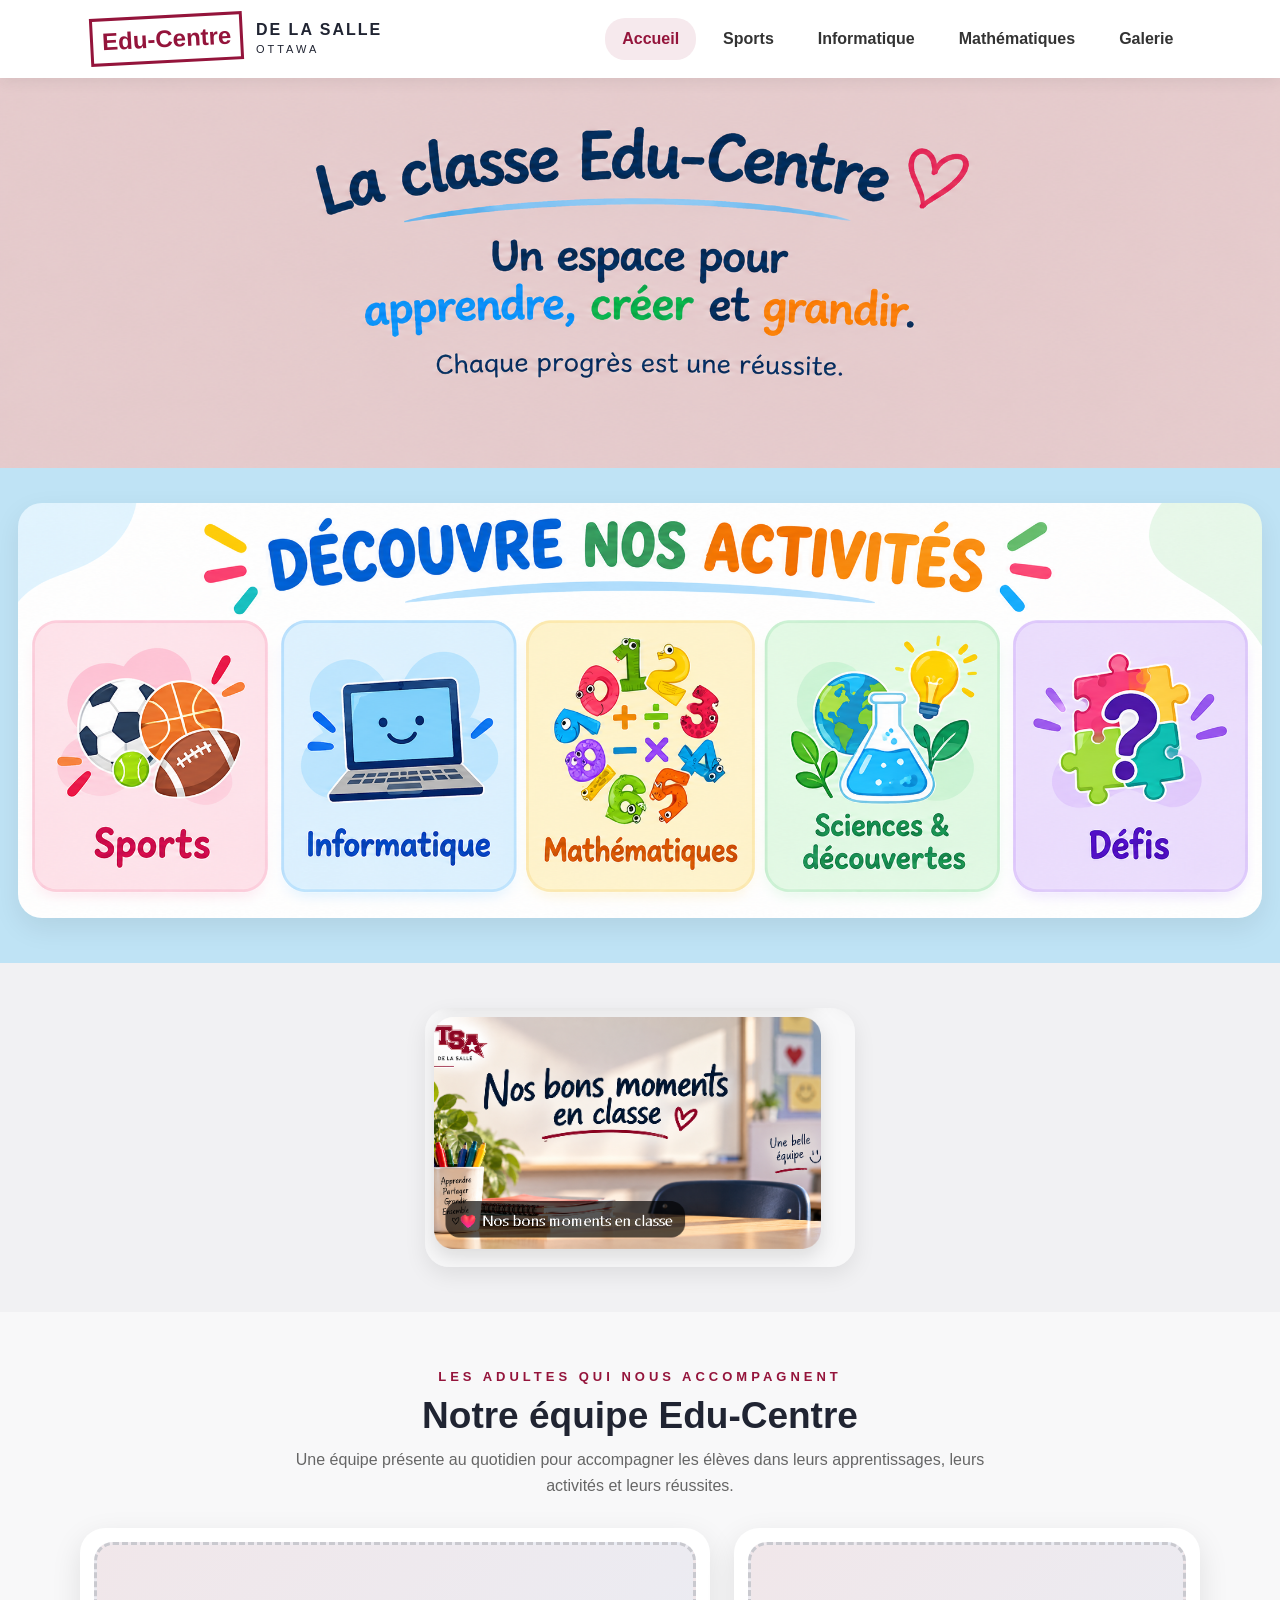
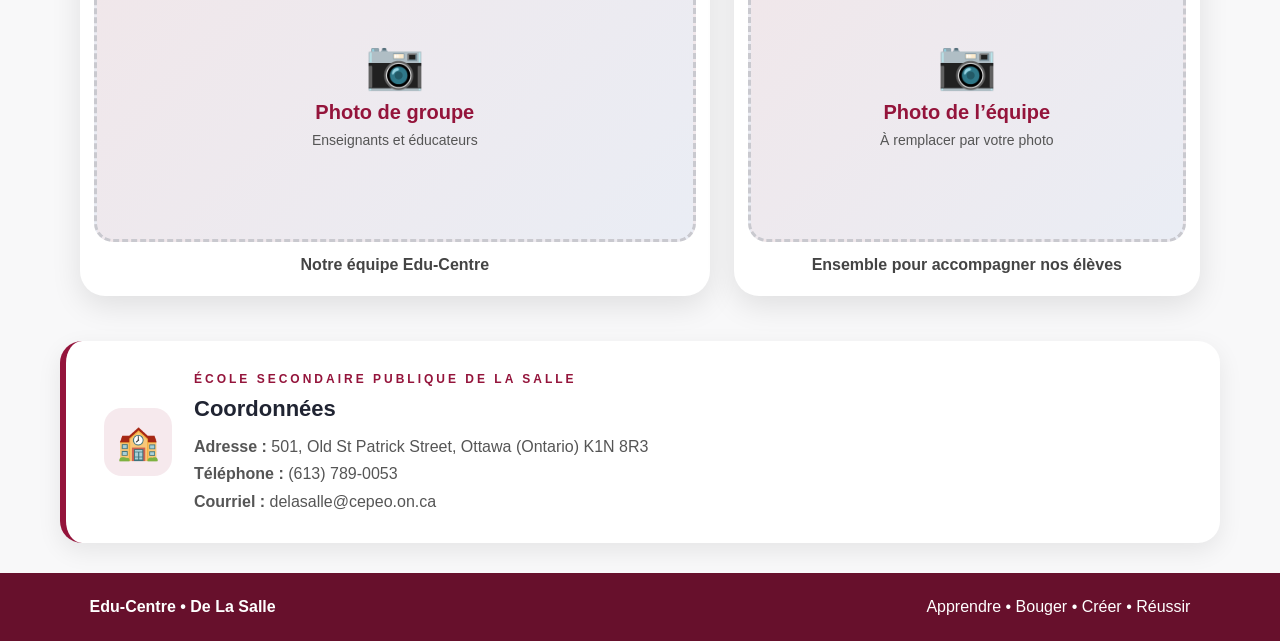
<file: index.html>
<!DOCTYPE html>
<html lang="fr"><head><meta charset="UTF-8"><meta name="viewport" content="width=device-width,initial-scale=1">
<title>Nos activités Edu-Centre - De La Salle</title><link rel="stylesheet" href="style.css"></head>
<body>
<nav>
  <a href="index.html" class="ecole"><div class="logo">Edu-Centre</div><div><strong>DE LA SALLE</strong><small>OTTAWA</small></div></a>
  <div class="menu">
    <a href="index.html">Accueil</a>
    <a href="sports.html">Sports</a>
    <a href="informatique.html">Informatique</a>
    <a href="mathematiques.html">Mathématiques</a>
    <a href="galerie.html">Galerie</a>
  </div>
</nav>

<header class="hero hero-image-slogan" aria-label="La classe Edu-Centre">
    <img src="images/banniere-educentre.png" alt="La classe Edu-Centre - Un espace pour apprendre, créer et grandir. Chaque progrès est une réussite.">
</header>
<section id="activites" class="accueil-activites activites-visuelles">
  <div class="categories-image-wrap">
    <img src="images/categories-activites.png"
         alt="Découvre nos activités : Sports, Informatique, Mathématiques, Sciences et découvertes, Défis">
    <div class="liens-categories" aria-label="Catégories d'activités">
      <a href="sports.html" aria-label="Sports"></a>
      <a href="informatique.html" aria-label="Informatique"></a>
      <a href="mathematiques.html" aria-label="Mathématiques"></a>
      <a href="sciences.html" aria-label="Sciences et découvertes"></a>
      <a href="defis.html" aria-label="Défis"></a>
    </div>
  </div>
</section>
    <a href="bons-moments-classe.html" class="categorie-bons-moments-six">
        <img src="images/nos-bons-moments-categorie.png" alt="Nos bons moments en classe">
    </a>

<section class="equipe-tsa">
  <div class="titre">
    <span>LES ADULTES QUI NOUS ACCOMPAGNENT</span>
    <h2>Notre équipe Edu-Centre</h2>
    <p>Une équipe présente au quotidien pour accompagner les élèves dans leurs apprentissages, leurs activités et leurs réussites.</p>
  </div>
  <div class="photos-equipe">
    <figure class="photo-equipe">
      <div class="emplacement-photo"><span>📷</span><strong>Photo de groupe</strong><small>Enseignants et éducateurs</small></div>
      <figcaption>Notre équipe Edu-Centre</figcaption>
    </figure>
    <figure class="photo-equipe">
      <div class="emplacement-photo"><span>📷</span><strong>Photo de l’équipe</strong><small>À remplacer par votre photo</small></div>
      <figcaption>Ensemble pour accompagner nos élèves</figcaption>
    </figure>
  </div>
</section>

<section class="localisation-ecole">
  <div class="localisation-icone">🏫</div>
  <div>
    <span>ÉCOLE SECONDAIRE PUBLIQUE DE LA SALLE</span>
    <h2>Coordonnées</h2>
    <p>
      <strong>Adresse :</strong> 501, Old St Patrick Street, Ottawa (Ontario) K1N 8R3<br>
      <strong>Téléphone :</strong> (613) 789-0053<br>
      <strong>Courriel :</strong> delasalle@cepeo.on.ca
    </p>
  </div>
</section>
<footer><strong>Edu-Centre • De La Salle</strong><span>Apprendre • Bouger • Créer • Réussir</span></footer><script src="script.js"></script></body></html>
</file>
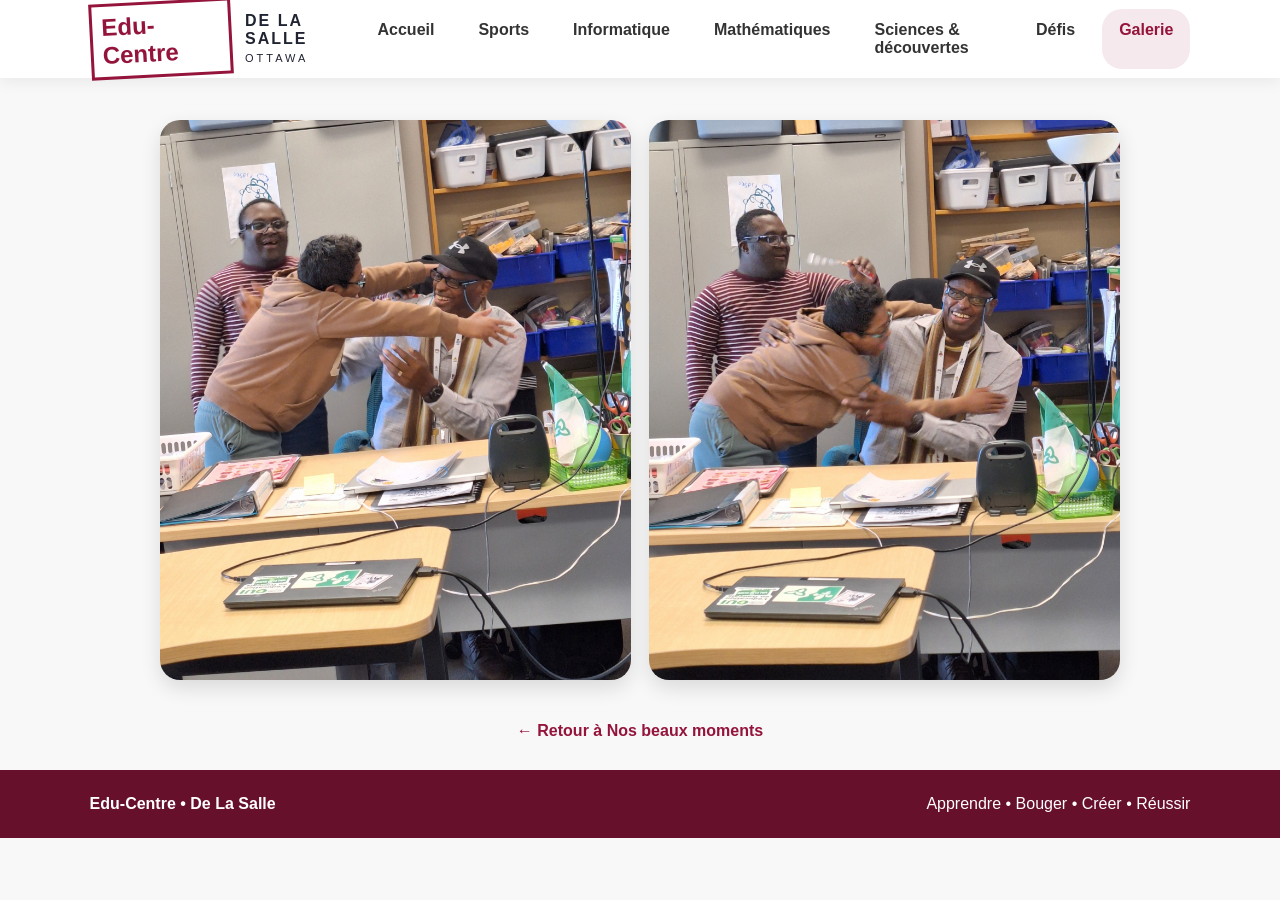
<file: bons-moments-classe.html>
<!DOCTYPE html>
<html lang="fr">
<head>
<meta charset="UTF-8">
<meta name="viewport" content="width=device-width,initial-scale=1">
<title>Nos bons moments en classe - Edu-Centre De La Salle</title>
<link rel="stylesheet" href="style.css">
</head>
<body>
<nav>
<a href="index.html" class="ecole"><div class="logo">Edu-Centre</div><div><strong>DE LA SALLE</strong><small>OTTAWA</small></div></a>
<div class="menu">
<a href="index.html">Accueil</a>
<a href="sports.html">Sports</a>
<a href="informatique.html">Informatique</a>
<a href="mathematiques.html">Mathématiques</a>
<a href="sciences.html">Sciences & découvertes</a>
<a href="defis.html">Défis</a>
<a class="actif" href="galerie.html">Galerie</a>
</div>
</nav>
<main class="conteneur">
<section class="galerie galerie-bons-moments">
<div class="image-galerie">
<img src="images/bons-moments-1.jpg" onclick="agrandir(this)" alt="Un bon moment partagé en classe">
</div>
<div class="image-galerie">
<img src="images/bons-moments-2.jpg" onclick="agrandir(this)" alt="Un bon moment partagé en classe">
</div>
</section>
</main>

<div class="retour"><a href="galerie.html">← Retour à Nos beaux moments</a></div>

<div id="modal" class="modal" onclick="fermerModal(event)">
<button onclick="fermer()">×</button>
<img id="grandeImage" alt="Photo agrandie">
</div>

<footer><strong>Edu-Centre • De La Salle</strong><span>Apprendre • Bouger • Créer • Réussir</span></footer>
<script src="script.js"></script>
</body>
</html>
</file>
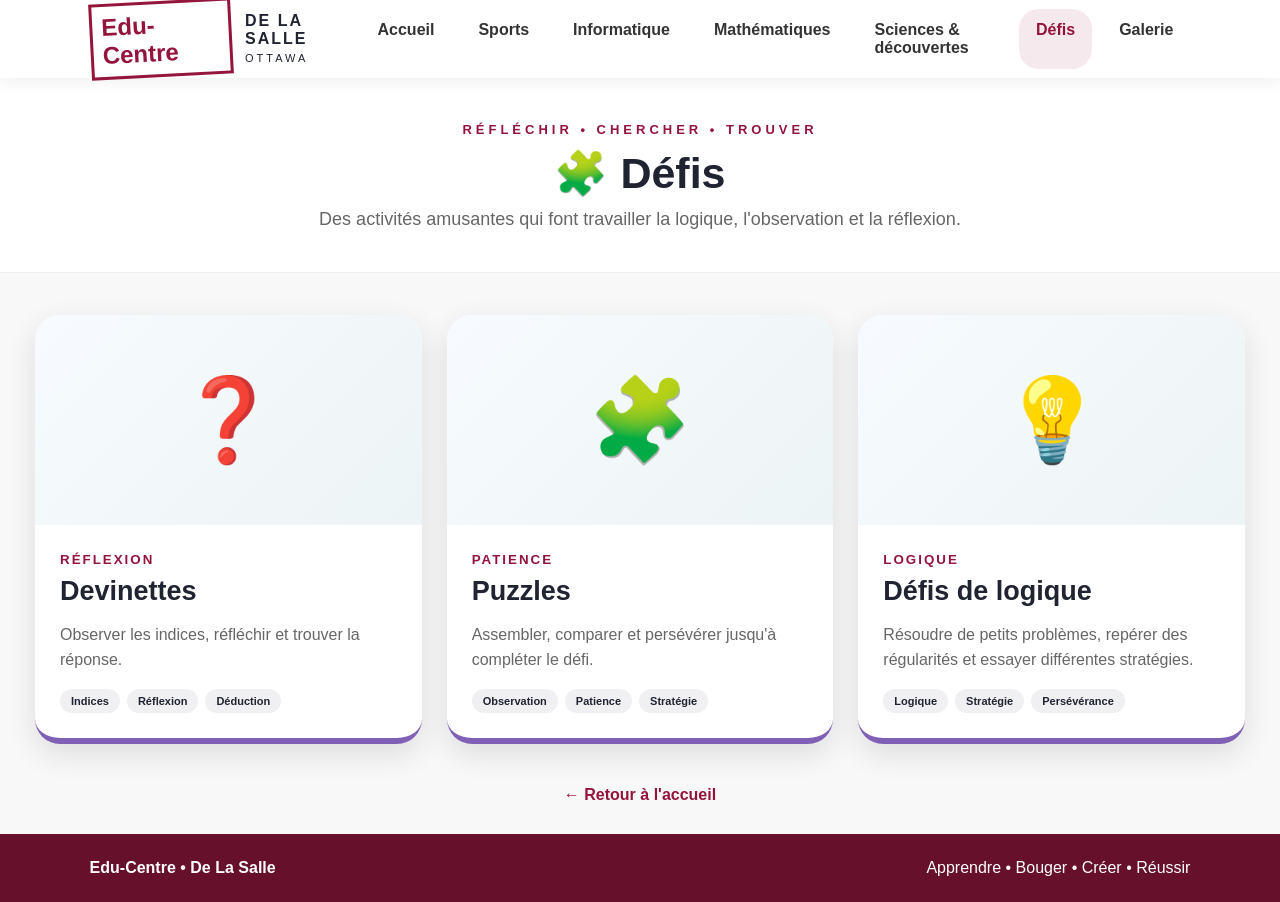
<file: defis.html>
<!DOCTYPE html><html lang="fr"><head><meta charset="UTF-8"><meta name="viewport" content="width=device-width,initial-scale=1">
<title>Défis - Edu-Centre De La Salle</title><link rel="stylesheet" href="style.css"></head><body>
<nav>
  <a href="index.html" class="ecole"><div class="logo">Edu-Centre</div><div><strong>DE LA SALLE</strong><small>OTTAWA</small></div></a>
  <div class="menu">
    <a href="index.html">Accueil</a>
    <a href="sports.html">Sports</a>
    <a href="informatique.html">Informatique</a>
    <a href="mathematiques.html">Mathématiques</a>
    <a href="sciences.html">Sciences & découvertes</a>
    <a href="defis.html">Défis</a>
    <a href="galerie.html">Galerie</a>
  </div>
</nav>

<section class="entete-page defis-entete"><span>RÉFLÉCHIR • CHERCHER • TROUVER</span><h1>🧩 Défis</h1>
<p>Des activités amusantes qui font travailler la logique, l'observation et la réflexion.</p></section>
<main class="conteneur"><div class="grille-3">
<article class="carte defis"><div class="activite-visuelle">❓</div><div class="contenu"><small>RÉFLEXION</small><h2>Devinettes</h2><p>Observer les indices, réfléchir et trouver la réponse.</p><div class="badges"><b>Indices</b><b>Réflexion</b><b>Déduction</b></div></div></article>
<article class="carte defis"><div class="activite-visuelle">🧩</div><div class="contenu"><small>PATIENCE</small><h2>Puzzles</h2><p>Assembler, comparer et persévérer jusqu'à compléter le défi.</p><div class="badges"><b>Observation</b><b>Patience</b><b>Stratégie</b></div></div></article>
<article class="carte defis"><div class="activite-visuelle">💡</div><div class="contenu"><small>LOGIQUE</small><h2>Défis de logique</h2><p>Résoudre de petits problèmes, repérer des régularités et essayer différentes stratégies.</p><div class="badges"><b>Logique</b><b>Stratégie</b><b>Persévérance</b></div></div></article>
</div></main><div class="retour"><a href="index.html">← Retour à l'accueil</a></div><footer><strong>Edu-Centre • De La Salle</strong><span>Apprendre • Bouger • Créer • Réussir</span></footer><script src="script.js"></script></body></html>
</file>
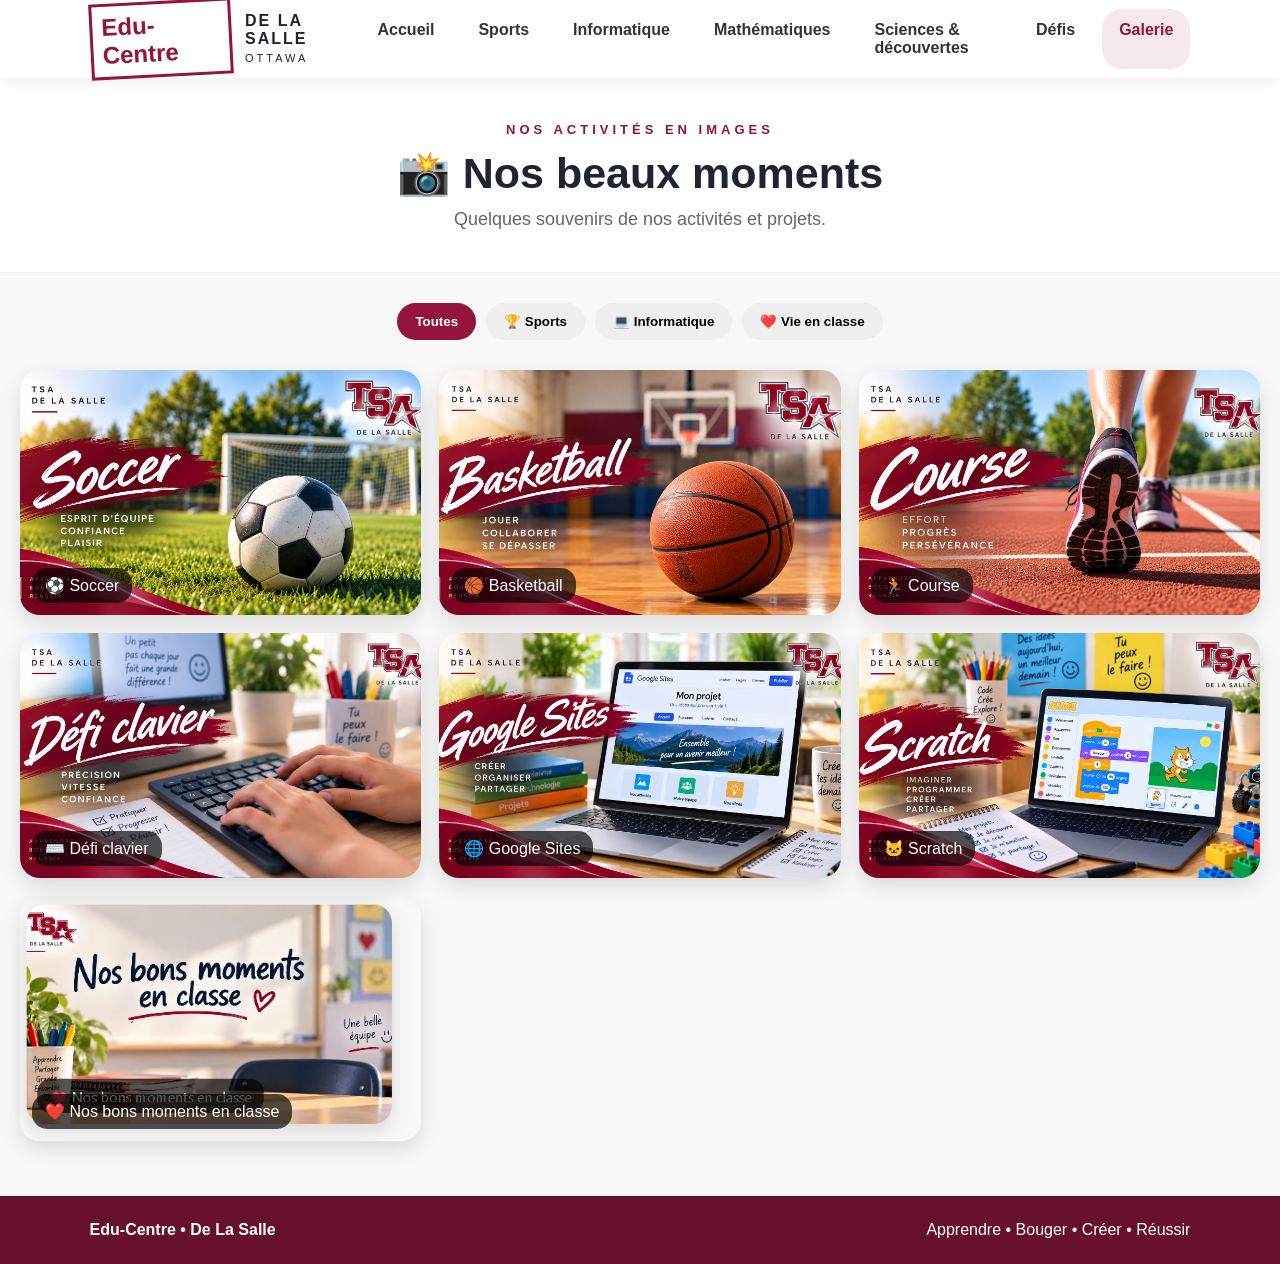
<file: galerie.html>
<!DOCTYPE html><html lang="fr"><head><meta charset="UTF-8"><meta name="viewport" content="width=device-width,initial-scale=1">
<title>Galerie - Edu-Centre De La Salle</title><link rel="stylesheet" href="style.css"></head><body>
<nav>
  <a href="index.html" class="ecole"><div class="logo">Edu-Centre</div><div><strong>DE LA SALLE</strong><small>OTTAWA</small></div></a>
  <div class="menu">
    <a href="index.html">Accueil</a>
    <a href="sports.html">Sports</a>
    <a href="informatique.html">Informatique</a>
    <a href="mathematiques.html">Mathématiques</a>
    <a href="sciences.html">Sciences & découvertes</a>
    <a href="defis.html">Défis</a>
    <a href="galerie.html">Galerie</a>
  </div>
</nav>

<section class="entete-page"><span>NOS ACTIVITÉS EN IMAGES</span><h1>📸 Nos beaux moments</h1><p>Quelques souvenirs de nos activités et projets.</p></section>
<div class="filtres"><button class="selectionne" onclick="filtrer('toutes',this)">Toutes</button><button onclick="filtrer('sport',this)">🏆 Sports</button><button onclick="filtrer('info',this)">💻 Informatique</button>    <button onclick="filtrer('classe', this)">❤️ Vie en classe</button>
</div>
<section class="galerie"><a href="soccer-moments.html" class="image-galerie sport lien-galerie"><img src="images/soccer.png" alt="Soccer"><span>⚽ Soccer</span></a><div class="image-galerie sport"><img src="images/basket.png" onclick="agrandir(this)" alt="🏀 Basketball"><span>🏀 Basketball</span></div><div class="image-galerie sport"><img src="images/course.png" onclick="agrandir(this)" alt="🏃 Course"><span>🏃 Course</span></div><div class="image-galerie info"><img src="images/clavier.png" onclick="agrandir(this)" alt="⌨️ Défi clavier"><span>⌨️ Défi clavier</span></div><div class="image-galerie info"><img src="images/site.png" onclick="agrandir(this)" alt="🌐 Google Sites"><span>🌐 Google Sites</span></div><div class="image-galerie info"><img src="images/scratch.png" onclick="agrandir(this)" alt="🐱 Scratch"><span>🐱 Scratch</span></div>
    <a href="bons-moments-classe.html" class="image-galerie classe lien-galerie carte-bons-moments">
        <img src="images/nos-bons-moments-categorie.png" alt="Nos bons moments en classe">
        <span>❤️ Nos bons moments en classe</span>
    </a>
</section>
<div id="modal" class="modal" onclick="fermerModal(event)"><button onclick="fermer()">×</button><img id="grandeImage" alt="Photo agrandie"></div>
<footer><strong>Edu-Centre • De La Salle</strong><span>Apprendre • Bouger • Créer • Réussir</span></footer><script src="script.js"></script></body></html>
</file>
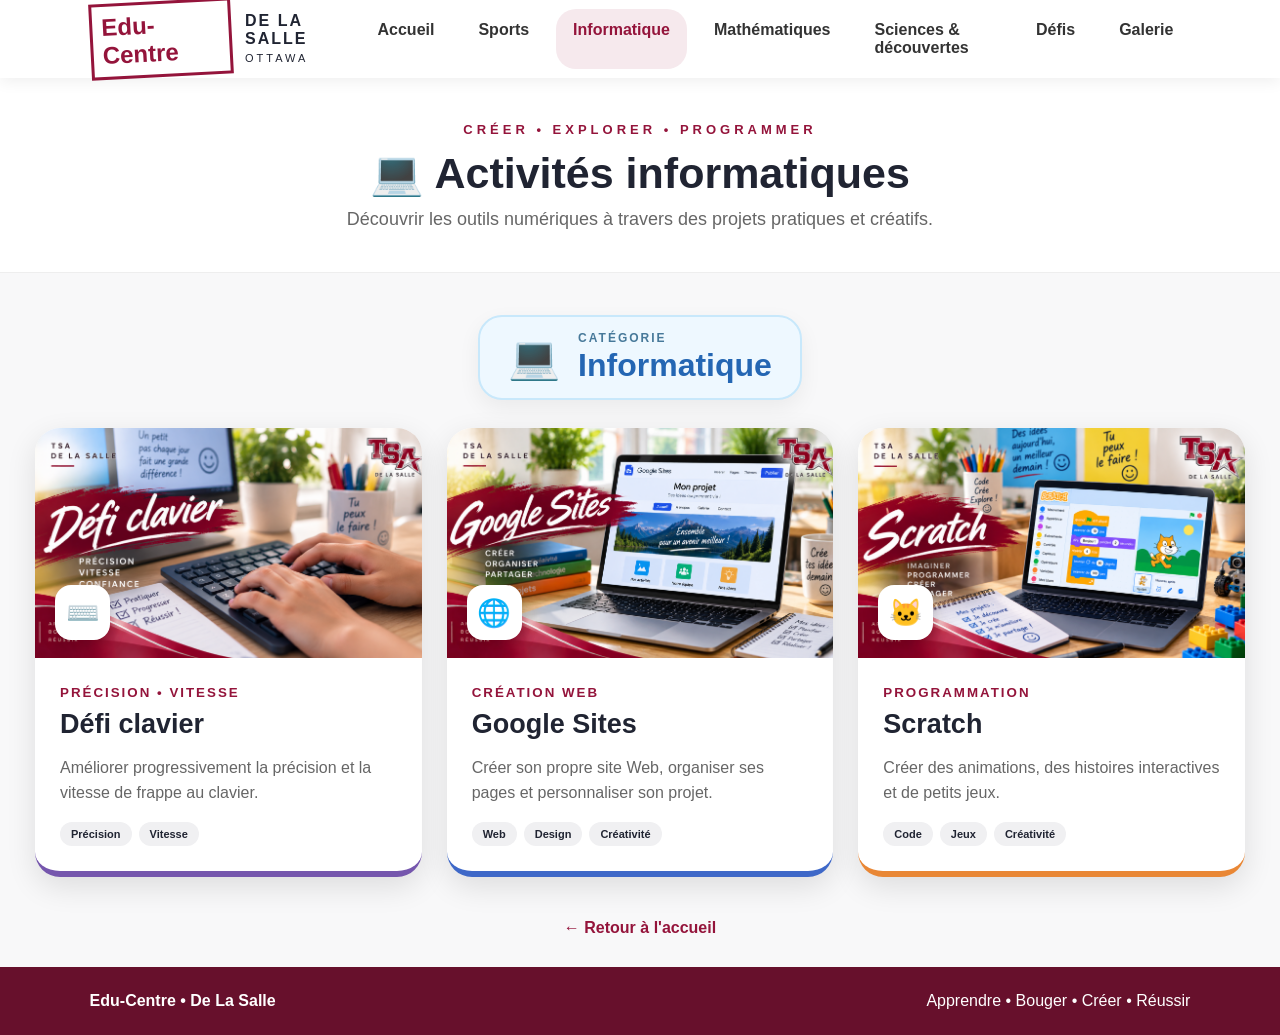
<file: informatique.html>
<!DOCTYPE html><html lang="fr"><head><meta charset="UTF-8"><meta name="viewport" content="width=device-width,initial-scale=1">
    <title>💻 Activités informatiques - Edu-Centre De La Salle</title><link rel="stylesheet" href="style.css"></head><body>
<nav>
  <a href="index.html" class="ecole"><div class="logo">Edu-Centre</div><div><strong>DE LA SALLE</strong><small>OTTAWA</small></div></a>
  <div class="menu">
    <a href="index.html">Accueil</a>
    <a href="sports.html">Sports</a>
    <a href="informatique.html">Informatique</a>
    <a href="mathematiques.html">Mathématiques</a>
    <a href="sciences.html">Sciences & découvertes</a>
    <a href="defis.html">Défis</a>
    <a href="galerie.html">Galerie</a>
  </div>
</nav>

    <section class="entete-page"><span>CRÉER • EXPLORER • PROGRAMMER</span><h1>💻 Activités informatiques</h1><p>Découvrir les outils numériques à travers des projets pratiques et créatifs.</p></section>
    <main class="conteneur"><section class="bloc-categorie-informatique">
        <div class="titre-categorie-informatique">
            <div class="icone-informatique">💻</div>
            <div>
                <span>CATÉGORIE</span>
                <h2>Informatique</h2>
            </div>
        </div>
        <div class="grille-3 sous-categories-informatique"><article class="carte clavier"><div class="photo"><img src="images/clavier.png" alt="Défi clavier"><span>⌨️</span></div>
        <div class="contenu"><small>PRÉCISION • VITESSE</small><h2>Défi clavier</h2><p>Améliorer progressivement la précision et la vitesse de frappe au clavier.</p><div class="badges"><b>Précision</b><b>Vitesse</b></div></div></article><article class="carte google"><div class="photo"><img src="images/site.png" alt="Google Sites"><span>🌐</span></div>
        <div class="contenu"><small>CRÉATION WEB</small><h2>Google Sites</h2><p>Créer son propre site Web, organiser ses pages et personnaliser son projet.</p><div class="badges"><b>Web</b><b>Design</b><b>Créativité</b></div></div></article><article class="carte scratch"><div class="photo"><img src="images/scratch.png" alt="Scratch"><span>🐱</span></div>
        <div class="contenu"><small>PROGRAMMATION</small><h2>Scratch</h2><p>Créer des animations, des histoires interactives et de petits jeux.</p><div class="badges"><b>Code</b><b>Jeux</b><b>Créativité</b></div></div></article></div></main>
    <div class="retour"><a href="index.html">← Retour à l'accueil</a></div><footer><strong>Edu-Centre • De La Salle</strong><span>Apprendre • Bouger • Créer • Réussir</span></footer><script src="script.js"></script></body></html>
</file>
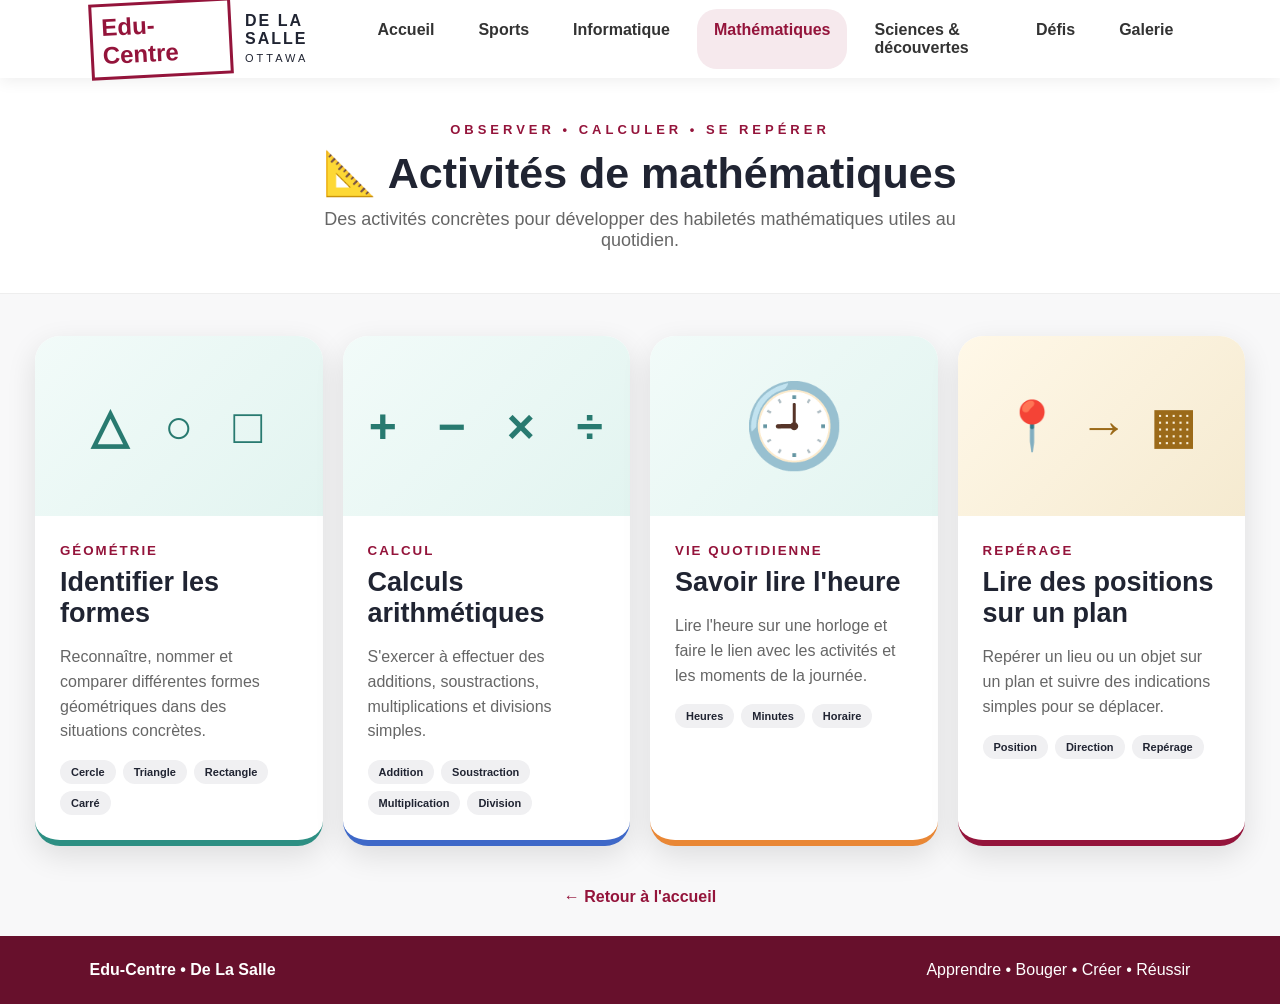
<file: mathematiques.html>
<!DOCTYPE html>
<html lang="fr">
<head>
<meta charset="UTF-8">
<meta name="viewport" content="width=device-width,initial-scale=1">
<title>Mathématiques - Edu-Centre De La Salle</title>
<link rel="stylesheet" href="style.css">
</head>
<body>
<nav>
  <a href="index.html" class="ecole"><div class="logo">Edu-Centre</div><div><strong>DE LA SALLE</strong><small>OTTAWA</small></div></a>
  <div class="menu">
    <a href="index.html">Accueil</a>
    <a href="sports.html">Sports</a>
    <a href="informatique.html">Informatique</a>
    <a href="mathematiques.html">Mathématiques</a>
    <a href="sciences.html">Sciences & découvertes</a>
    <a href="defis.html">Défis</a>
    <a href="galerie.html">Galerie</a>
  </div>
</nav>

<section class="entete-page math-entete">
  <span>OBSERVER • CALCULER • SE REPÉRER</span>
  <h1>📐 Activités de mathématiques</h1>
  <p>Des activités concrètes pour développer des habiletés mathématiques utiles au quotidien.</p>
</section>

<main class="conteneur">
<div class="grille-4 maths-grid">

<article class="carte maths formes">
  <div class="math-visuel"><span>△</span><span>○</span><span>□</span></div>
  <div class="contenu">
    <small>GÉOMÉTRIE</small>
    <h2>Identifier les formes</h2>
    <p>Reconnaître, nommer et comparer différentes formes géométriques dans des situations concrètes.</p>
    <div class="badges"><b>Cercle</b><b>Triangle</b><b>Rectangle</b><b>Carré</b></div>
  </div>
</article>

<article class="carte maths calculs">
  <div class="math-visuel"><span>+</span><span>−</span><span>×</span><span>÷</span></div>
  <div class="contenu">
    <small>CALCUL</small>
    <h2>Calculs arithmétiques</h2>
    <p>S'exercer à effectuer des additions, soustractions, multiplications et divisions simples.</p>
    <div class="badges"><b>Addition</b><b>Soustraction</b><b>Multiplication</b><b>Division</b></div>
  </div>
</article>

<article class="carte maths heure">
  <div class="math-visuel horloge"><span>🕘</span></div>
  <div class="contenu">
    <small>VIE QUOTIDIENNE</small>
    <h2>Savoir lire l'heure</h2>
    <p>Lire l'heure sur une horloge et faire le lien avec les activités et les moments de la journée.</p>
    <div class="badges"><b>Heures</b><b>Minutes</b><b>Horaire</b></div>
  </div>
</article>

<article class="carte maths plan">
  <div class="math-visuel plan-visuel"><span>📍</span><span>→</span><span>▦</span></div>
  <div class="contenu">
    <small>REPÉRAGE</small>
    <h2>Lire des positions sur un plan</h2>
    <p>Repérer un lieu ou un objet sur un plan et suivre des indications simples pour se déplacer.</p>
    <div class="badges"><b>Position</b><b>Direction</b><b>Repérage</b></div>
  </div>
</article>

</div>
</main>

<div class="retour"><a href="index.html">← Retour à l'accueil</a></div>
<footer><strong>Edu-Centre • De La Salle</strong><span>Apprendre • Bouger • Créer • Réussir</span></footer>
<script src="script.js"></script>
</body>
</html>
</file>
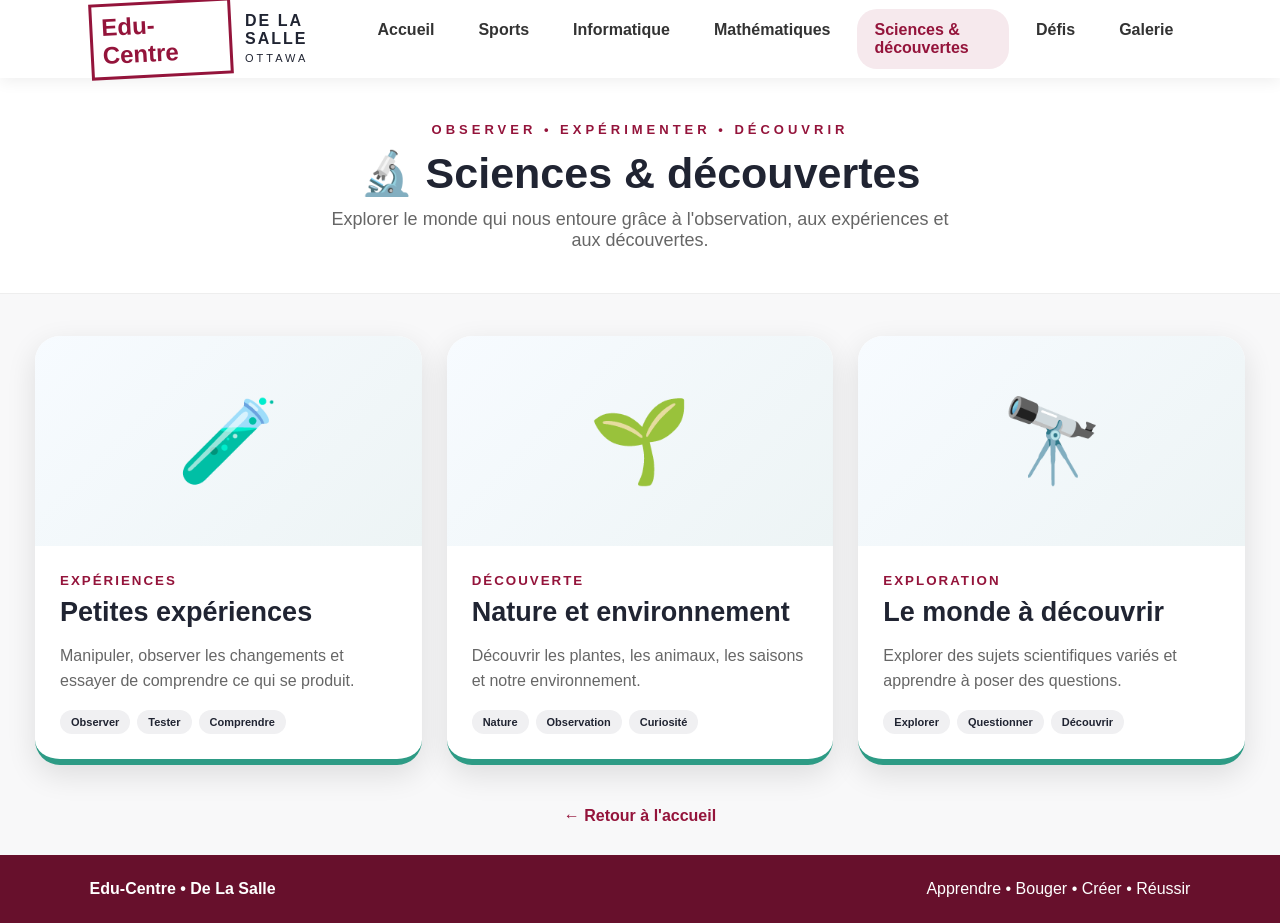
<file: sciences.html>
<!DOCTYPE html><html lang="fr"><head><meta charset="UTF-8"><meta name="viewport" content="width=device-width,initial-scale=1">
<title>Sciences & découvertes - Edu-Centre De La Salle</title><link rel="stylesheet" href="style.css"></head><body>
<nav>
  <a href="index.html" class="ecole"><div class="logo">Edu-Centre</div><div><strong>DE LA SALLE</strong><small>OTTAWA</small></div></a>
  <div class="menu">
    <a href="index.html">Accueil</a>
    <a href="sports.html">Sports</a>
    <a href="informatique.html">Informatique</a>
    <a href="mathematiques.html">Mathématiques</a>
    <a href="sciences.html">Sciences & découvertes</a>
    <a href="defis.html">Défis</a>
    <a href="galerie.html">Galerie</a>
  </div>
</nav>

<section class="entete-page sciences-entete"><span>OBSERVER • EXPÉRIMENTER • DÉCOUVRIR</span><h1>🔬 Sciences & découvertes</h1>
<p>Explorer le monde qui nous entoure grâce à l'observation, aux expériences et aux découvertes.</p></section>
<main class="conteneur"><div class="grille-3">
<article class="carte sciences"><div class="activite-visuelle">🧪</div><div class="contenu"><small>EXPÉRIENCES</small><h2>Petites expériences</h2><p>Manipuler, observer les changements et essayer de comprendre ce qui se produit.</p><div class="badges"><b>Observer</b><b>Tester</b><b>Comprendre</b></div></div></article>
<article class="carte sciences"><div class="activite-visuelle">🌱</div><div class="contenu"><small>DÉCOUVERTE</small><h2>Nature et environnement</h2><p>Découvrir les plantes, les animaux, les saisons et notre environnement.</p><div class="badges"><b>Nature</b><b>Observation</b><b>Curiosité</b></div></div></article>
<article class="carte sciences"><div class="activite-visuelle">🔭</div><div class="contenu"><small>EXPLORATION</small><h2>Le monde à découvrir</h2><p>Explorer des sujets scientifiques variés et apprendre à poser des questions.</p><div class="badges"><b>Explorer</b><b>Questionner</b><b>Découvrir</b></div></div></article>
</div></main><div class="retour"><a href="index.html">← Retour à l'accueil</a></div><footer><strong>Edu-Centre • De La Salle</strong><span>Apprendre • Bouger • Créer • Réussir</span></footer><script src="script.js"></script></body></html>
</file>
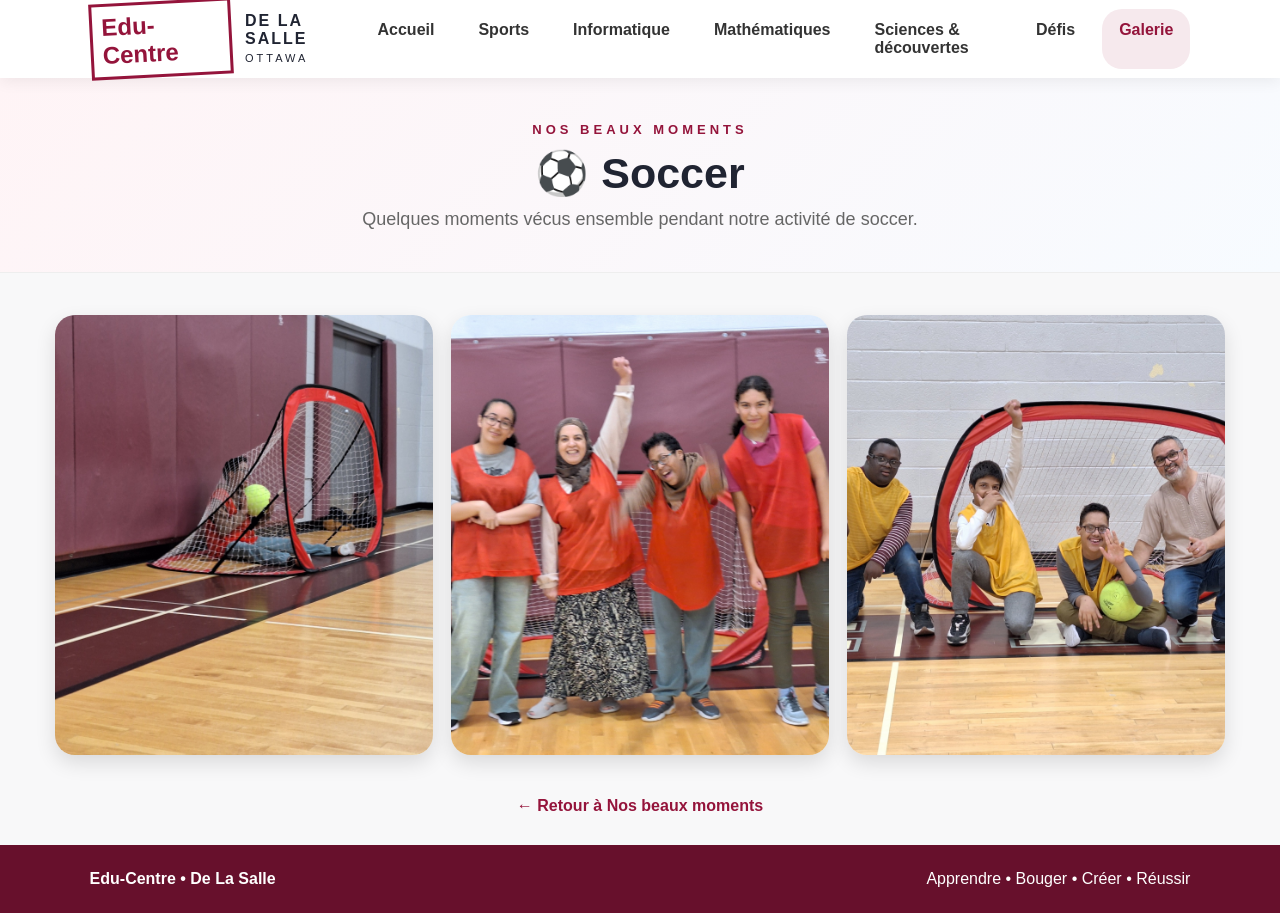
<file: soccer-moments.html>
<!DOCTYPE html>
<html lang="fr">
<head>
<meta charset="UTF-8">
<meta name="viewport" content="width=device-width,initial-scale=1">
<title>Soccer - Nos beaux moments</title>
<link rel="stylesheet" href="style.css">
</head>
<body>
<nav>
  <a href="index.html" class="ecole"><div class="logo">Edu-Centre</div><div><strong>DE LA SALLE</strong><small>OTTAWA</small></div></a>
  <div class="menu">
    <a href="index.html">Accueil</a>
    <a href="sports.html">Sports</a>
    <a href="informatique.html">Informatique</a>
    <a href="mathematiques.html">Mathématiques</a>
    <a href="sciences.html">Sciences & découvertes</a>
    <a href="defis.html">Défis</a>
    <a href="galerie.html" class="actif">Galerie</a>
  </div>
</nav>

<section class="entete-page soccer-moments-entete">
  <span>NOS BEAUX MOMENTS</span>
  <h1>⚽ Soccer</h1>
  <p>Quelques moments vécus ensemble pendant notre activité de soccer.</p>
</section>

<main class="conteneur">
  <section class="galerie galerie-soccer">
    <div class="image-galerie"><img src="images/soccer-moment-1.jpg" onclick="agrandir(this)" alt="Moment de soccer"></div>
    <div class="image-galerie"><img src="images/soccer-moment-2.jpg" onclick="agrandir(this)" alt="Moment de soccer en groupe"></div>
    <div class="image-galerie"><img src="images/soccer-moment-3.jpg" onclick="agrandir(this)" alt="Moment de soccer en groupe"></div>
  </section>
</main>

<div class="retour"><a href="galerie.html">← Retour à Nos beaux moments</a></div>

<div id="modal" class="modal" onclick="fermerModal(event)">
  <button onclick="fermer()">×</button>
  <img id="grandeImage" alt="Photo agrandie">
</div>

<footer><strong>Edu-Centre • De La Salle</strong><span>Apprendre • Bouger • Créer • Réussir</span></footer>
<script src="script.js"></script>
</body>
</html>
</file>
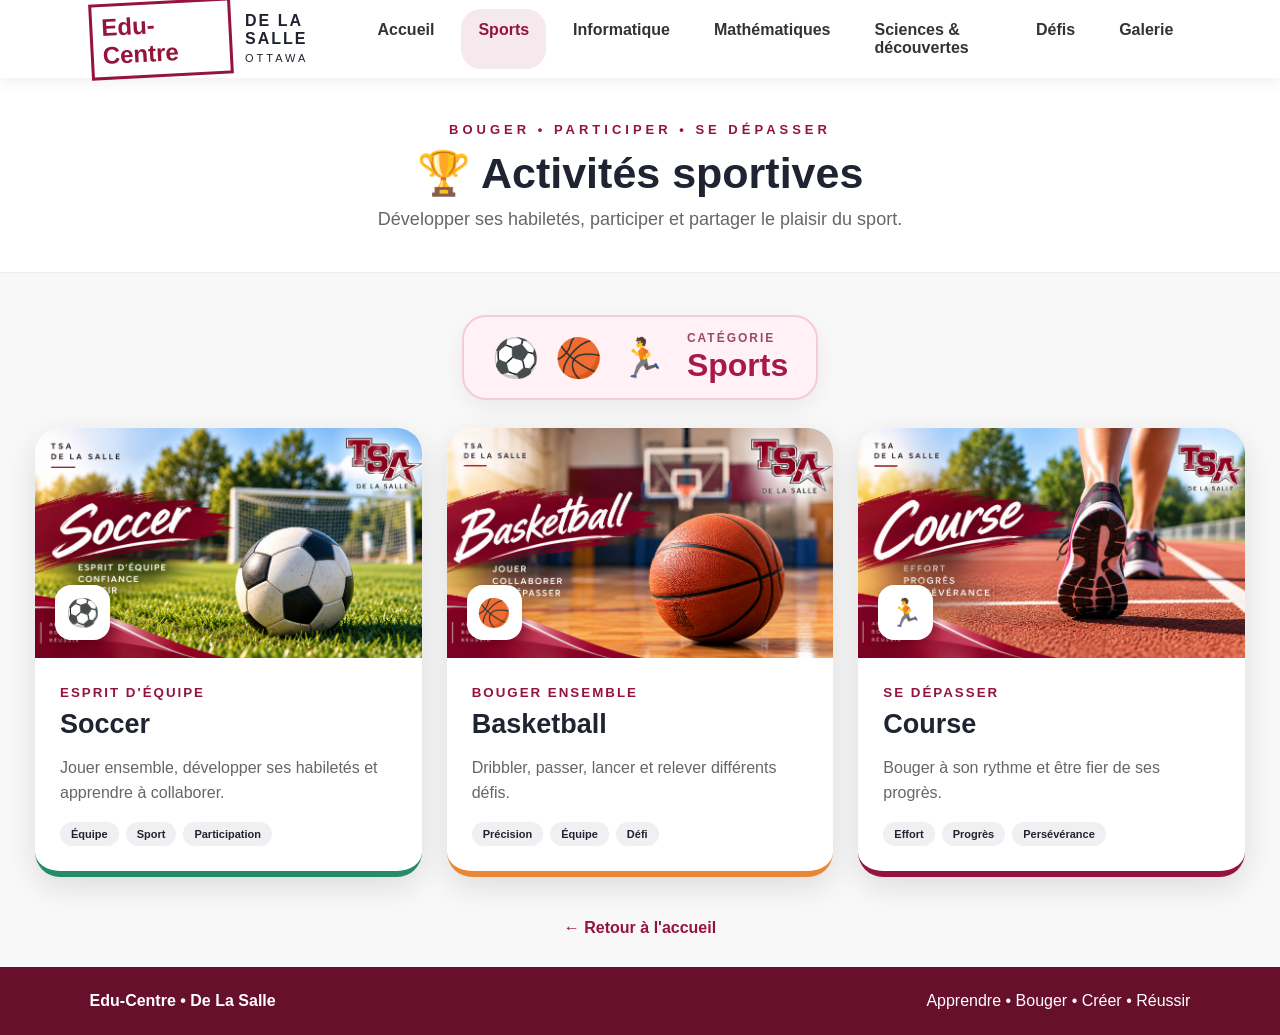
<file: sports.html>
<!DOCTYPE html><html lang="fr"><head><meta charset="UTF-8"><meta name="viewport" content="width=device-width,initial-scale=1">
    <title>🏆 Activités sportives - Edu-Centre De La Salle</title><link rel="stylesheet" href="style.css"></head><body>
<nav>
  <a href="index.html" class="ecole"><div class="logo">Edu-Centre</div><div><strong>DE LA SALLE</strong><small>OTTAWA</small></div></a>
  <div class="menu">
    <a href="index.html">Accueil</a>
    <a href="sports.html">Sports</a>
    <a href="informatique.html">Informatique</a>
    <a href="mathematiques.html">Mathématiques</a>
    <a href="sciences.html">Sciences & découvertes</a>
    <a href="defis.html">Défis</a>
    <a href="galerie.html">Galerie</a>
  </div>
</nav>

    <section class="entete-page"><span>BOUGER • PARTICIPER • SE DÉPASSER</span><h1>🏆 Activités sportives</h1><p>Développer ses habiletés, participer et partager le plaisir du sport.</p></section>
    <main class="conteneur"><section class="bloc-categorie-sports">
        <div class="titre-categorie-sports">
            <div class="icone-sports">⚽ 🏀 🏃</div>
            <div>
                <span>CATÉGORIE</span>
                <h2>Sports</h2>
            </div>
        </div>
        <div class="grille-3 sous-categories-sports"><a href="soccer-moments.html" class="lien-carte-activite">
<article class="carte soccer"><div class="photo"><img src="images/soccer.png" alt="Soccer"><span>⚽</span></div>
        <div class="contenu"><small>ESPRIT D'ÉQUIPE</small><h2>Soccer</h2><p>Jouer ensemble, développer ses habiletés et apprendre à collaborer.</p><div class="badges"><b>Équipe</b><b>Sport</b><b>Participation</b></div></div></article>
</a><article class="carte basketball"><div class="photo"><img src="images/basket.png" alt="Basketball"><span>🏀</span></div>
        <div class="contenu"><small>BOUGER ENSEMBLE</small><h2>Basketball</h2><p>Dribbler, passer, lancer et relever différents défis.</p><div class="badges"><b>Précision</b><b>Équipe</b><b>Défi</b></div></div></article><article class="carte course"><div class="photo"><img src="images/course.png" alt="Course"><span>🏃</span></div>
        <div class="contenu"><small>SE DÉPASSER</small><h2>Course</h2><p>Bouger à son rythme et être fier de ses progrès.</p><div class="badges"><b>Effort</b><b>Progrès</b><b>Persévérance</b></div></div></article></div></main>
    <div class="retour"><a href="index.html">← Retour à l'accueil</a></div><footer><strong>Edu-Centre • De La Salle</strong><span>Apprendre • Bouger • Créer • Réussir</span></footer><script src="script.js"></script></body></html>
</file>
<file: style.css>
:root{--bourgogne:#94143b;--bourgogne-fonce:#67102c;--fond:#f8f8f9;--texte:#202432;--bleu:#3e68c8;--orange:#e98735;--vert:#278b68;--violet:#7556ad}
*{box-sizing:border-box}html{scroll-behavior:smooth}body{margin:0;font-family:"Segoe UI",Arial,sans-serif;background:var(--fond);color:var(--texte)}
nav{min-height:78px;padding:0 7%;display:flex;align-items:center;justify-content:space-between;background:#fff;box-shadow:0 3px 15px #00000012;position:sticky;top:0;z-index:1000}
.ecole{display:flex;align-items:center;gap:13px;color:var(--texte);text-decoration:none}.ecole strong{display:block;letter-spacing:2px}.ecole small{font-size:11px;letter-spacing:3px}.logo{font-size:24px;font-weight:900;color:var(--bourgogne);border:3px solid var(--bourgogne);padding:7px 9px;transform:rotate(-3deg)}
.menu{display:flex;gap:10px}.menu a{padding:12px 17px;text-decoration:none;color:#333;font-weight:600;border-radius:20px}.menu a:hover,.menu a.actif{color:var(--bourgogne);background:#f6e9ed}
.hero{min-height:520px;display:flex;align-items:center;padding:50px 8% 50px 37%;background-image:linear-gradient(90deg,rgba(255,255,255,.02),rgba(255,255,255,.12)),url("images/Edu-Centre.png");background-size:cover;background-position:center}
.hero-texte{max-width:650px}.hero-texte>span,.titre>span,.entete-page>span{color:var(--bourgogne);font-size:13px;font-weight:800;letter-spacing:4px}.hero h1{margin:15px 0;font-size:clamp(45px,5vw,70px);line-height:1.05;letter-spacing:-2px}.hero h1 b{color:var(--bourgogne)}.hero p{max-width:600px;font-size:19px;line-height:1.6;color:#555}
.bouton{display:inline-block;margin-top:15px;padding:15px 25px;color:#fff;background:var(--bourgogne);text-decoration:none;border-radius:25px;font-weight:bold;box-shadow:0 8px 20px #94143b33}.bouton:hover{background:var(--bourgogne-fonce);transform:translateY(-2px)}
.accueil-activites{max-width:1200px;margin:55px auto;padding:20px}.titre{text-align:center;margin-bottom:30px}.titre h2{margin:10px;font-size:37px}.deux-cartes{display:grid;grid-template-columns:1fr 1fr;gap:25px}
.grande-carte{min-height:210px;padding:35px;display:flex;align-items:center;gap:25px;color:#fff;text-decoration:none;border-radius:28px;transition:.3s;box-shadow:0 15px 30px #00000021}.grande-carte:hover{transform:translateY(-7px)}.carte-sport{background:linear-gradient(135deg,var(--bourgogne-fonce),var(--bourgogne))}.carte-info{background:linear-gradient(135deg,#254f9e,var(--bleu))}.grande-carte h2{font-size:29px;margin:5px 0}.grand-icone{width:80px;height:80px;flex-shrink:0;display:flex;align-items:center;justify-content:center;font-size:38px;background:#ffffff2b;border-radius:22px}
.mini-galerie{max-width:1160px;margin:50px auto;padding:30px 45px;display:flex;align-items:center;justify-content:space-between;color:#fff;background:linear-gradient(120deg,var(--bourgogne),#b42a52);border-radius:28px}.mini-galerie span{font-size:11px;letter-spacing:3px}.mini-galerie h2{margin:7px 0}.bouton-clair{padding:13px 22px;color:var(--bourgogne);background:#fff;text-decoration:none;border-radius:22px;font-weight:bold}
.entete-page{padding:42px 20px;text-align:center;background:#fff;border-bottom:1px solid #eee}.entete-page h1{margin:10px;font-size:43px}.entete-page p{max-width:650px;margin:auto;color:#666;font-size:18px}
.conteneur{max-width:1250px;margin:42px auto;padding:0 20px}.grille-3{display:grid;grid-template-columns:repeat(3,1fr);gap:25px}.carte{overflow:hidden;background:#fff;border-radius:25px;box-shadow:0 10px 30px #0000001c;transition:.3s}.carte:hover{transform:translateY(-7px)}
.photo{position:relative;height:230px;overflow:hidden}.photo img{width:100%;height:100%;object-fit:cover;transition:.5s}.carte:hover .photo img{transform:scale(1.05)}.photo span{position:absolute;left:20px;bottom:18px;width:55px;height:55px;display:flex;align-items:center;justify-content:center;background:#fff;border-radius:16px;font-size:27px;box-shadow:0 5px 15px #0003}
.contenu{min-height:210px;padding:25px}.contenu small{color:var(--bourgogne);font-weight:bold;letter-spacing:2px}.contenu h2{margin:8px 0;font-size:27px}.contenu p{color:#666;line-height:1.55}.badges{display:flex;flex-wrap:wrap;gap:7px;margin-top:15px}.badges b{padding:6px 11px;background:#f0f0f2;border-radius:14px;font-size:11px}
.soccer{border-bottom:6px solid var(--vert)}.basketball{border-bottom:6px solid var(--orange)}.course{border-bottom:6px solid var(--bourgogne)}.clavier{border-bottom:6px solid var(--violet)}.google{border-bottom:6px solid var(--bleu)}.scratch{border-bottom:6px solid var(--orange)}
.filtres{margin:30px 0;display:flex;justify-content:center;gap:10px}.filtres button{padding:11px 18px;border:0;border-radius:20px;cursor:pointer;font-weight:bold}.filtres button.selectionne{color:#fff;background:var(--bourgogne)}
.galerie{max-width:1300px;margin:0 auto 55px;padding:0 20px;display:grid;grid-template-columns:repeat(3,1fr);gap:18px}.image-galerie{position:relative;height:245px;overflow:hidden;border-radius:20px;box-shadow:0 8px 20px #0000001f}.image-galerie img{width:100%;height:100%;object-fit:cover;cursor:pointer;transition:.4s}.image-galerie:hover img{transform:scale(1.05)}.image-galerie span{position:absolute;bottom:12px;left:12px;padding:8px 13px;color:#fff;background:#000a;border-radius:15px}
.modal{display:none;position:fixed;inset:0;z-index:3000;align-items:center;justify-content:center;background:#000e}.modal img{max-width:90%;max-height:88%;border:5px solid #fff;border-radius:20px}.modal button{position:absolute;top:20px;right:30px;border:0;background:transparent;color:#fff;font-size:50px;cursor:pointer}
.retour{text-align:center;margin:30px}.retour a{color:var(--bourgogne);font-weight:bold;text-decoration:none}footer{padding:25px 7%;display:flex;justify-content:space-between;color:#fff;background:var(--bourgogne-fonce)}
@media(max-width:900px){.hero{padding:50px 8%;background-position:center}.hero-texte{padding:25px;background:#ffffffe8;border-radius:25px}.grille-3,.galerie{grid-template-columns:repeat(2,1fr)}}
@media(max-width:650px){nav{padding:15px;flex-direction:column;gap:12px}.menu{flex-wrap:wrap;justify-content:center}.deux-cartes,.grille-3,.galerie{grid-template-columns:1fr}.mini-galerie{margin:40px 15px;flex-direction:column;gap:20px;text-align:center}footer{flex-direction:column;gap:8px;text-align:center}}

/* ===============================
   MATHÉMATIQUES
================================ */
.carte-maths{background:linear-gradient(135deg,#287a70,#3aa395)}
.deux-cartes:has(.carte-maths){grid-template-columns:repeat(3,1fr)}
.grille-4{display:grid;grid-template-columns:repeat(4,1fr);gap:20px}
.maths{border-bottom:6px solid #2d8f83}
.math-visuel{height:180px;display:flex;align-items:center;justify-content:center;gap:14px;background:linear-gradient(135deg,#f2fbf9,#e2f4f0);font-size:48px;font-weight:800;color:#287a70}
.math-visuel span{display:inline-flex;align-items:center;justify-content:center;min-width:55px;min-height:55px}
.horloge span{font-size:82px}.plan-visuel{background:linear-gradient(135deg,#fff8e8,#f5ead0);color:#9b6a19}
.formes{border-bottom-color:#2d8f83}.calculs{border-bottom-color:#3e68c8}.heure{border-bottom-color:#e98735}.plan{border-bottom-color:#94143b}
.maths-grid .contenu{min-height:270px}
@media(max-width:1100px){.deux-cartes:has(.carte-maths){grid-template-columns:1fr 1fr}.grille-4{grid-template-columns:repeat(2,1fr)}}
@media(max-width:650px){.deux-cartes:has(.carte-maths),.grille-4{grid-template-columns:1fr}}

/* LOCALISATION DE LA CLASSE */
.localisation-ecole{
    max-width:1160px;
    margin:45px auto 30px;
    padding:28px 38px;
    display:flex;
    align-items:center;
    gap:22px;
    background:white;
    border-left:6px solid var(--bourgogne);
    border-radius:22px;
    box-shadow:0 8px 25px rgba(0,0,0,.08);
}
.localisation-icone{
    width:68px;
    height:68px;
    flex-shrink:0;
    display:flex;
    align-items:center;
    justify-content:center;
    font-size:34px;
    background:#f6e9ed;
    border-radius:18px;
}
.localisation-ecole span{
    color:var(--bourgogne);
    font-size:12px;
    font-weight:800;
    letter-spacing:3px;
}
.localisation-ecole h2{
    margin:7px 0 0;
    font-size:22px;
    line-height:1.4;
}
@media(max-width:650px){
    .localisation-ecole{
        margin:35px 15px 25px;
        padding:24px;
        align-items:flex-start;
    }
}

.localisation-ecole p{
    margin:8px 0 0;
    line-height:1.7;
    color:#555;
}

/* ACCUEIL : la classe Edu-Centre est mise davantage en valeur */
.hero{
 padding-left:43%;
 background-image:linear-gradient(90deg,rgba(255,255,255,.08),rgba(255,255,255,.58)),url("images/Edu-Centre.png");
 background-position:30% center;
}
.equipe-tsa{max-width:1160px;margin:55px auto 35px;padding:0 20px}
.equipe-tsa .titre p{max-width:720px;margin:8px auto 0;color:#666;line-height:1.6}
.photos-equipe{margin-top:28px;display:grid;grid-template-columns:1.35fr 1fr;gap:24px}
.photo-equipe{margin:0;overflow:hidden;background:#fff;border-radius:25px;box-shadow:0 10px 30px rgba(0,0,0,.10)}
.emplacement-photo{min-height:300px;display:flex;flex-direction:column;align-items:center;justify-content:center;gap:8px;text-align:center;background:linear-gradient(135deg,rgba(148,20,59,.08),rgba(62,104,200,.08)),#f8f8f9;border:3px dashed #c9c9cf;margin:14px;border-radius:19px;color:#555}
.emplacement-photo span{font-size:48px}.emplacement-photo strong{font-size:20px;color:var(--bourgogne)}.emplacement-photo small{font-size:14px}
.photo-equipe figcaption{padding:0 22px 22px;text-align:center;font-weight:700;color:#444}
@media(max-width:750px){.photos-equipe{grid-template-columns:1fr}.emplacement-photo{min-height:240px}}

/* ACCUEIL PLUS COMPACT */
.hero{
    min-height:350px !important;
    padding-top:30px !important;
    padding-bottom:30px !important;
}
.hero h1{
    font-size:clamp(32px,3.5vw,42px) !important;
    line-height:1.08 !important;
    margin:10px 0 !important;
    letter-spacing:-1px !important;
}
.hero p{
    font-size:16px !important;
    line-height:1.45 !important;
    margin:10px 0 !important;
}
.hero .bouton{
    margin-top:8px !important;
    padding:12px 20px !important;
}
@media(max-width:650px){
    .hero{min-height:310px !important}
    .hero h1{font-size:32px !important}
}

.slogan-suite{
    display:inline-block;
    margin-top:8px;
    font-size:.68em;
    font-weight:600;
    color:var(--bourgogne);
    letter-spacing:0;
}

/* Bannière slogan approuvée */
.hero-image-slogan{min-height:0!important;height:auto!important;padding:0!important;display:block!important;background:none!important;overflow:hidden}
.hero-image-slogan img{display:block;width:100%;height:auto;max-height:390px;object-fit:cover;object-position:center}
@media(max-width:700px){.hero-image-slogan img{max-height:none;min-height:220px;object-fit:cover}}

/* CINQ CATÉGORIES D'ACTIVITÉS */
.titre-activites>span{
    display:block;
    font-size:24px !important;
    letter-spacing:3px !important;
    margin-bottom:18px;
}
.deux-cartes:has(.carte-sciences){
    grid-template-columns:repeat(5,1fr) !important;
    gap:16px;
}
.deux-cartes:has(.carte-sciences) .grande-carte{
    min-height:235px;
    padding:24px 18px;
    flex-direction:column;
    align-items:flex-start;
    justify-content:center;
}
.deux-cartes:has(.carte-sciences) .grande-carte h2{
    font-size:22px;
}
.deux-cartes:has(.carte-sciences) .grand-icone{
    width:62px;height:62px;font-size:30px;
}
.carte-sciences{background:linear-gradient(135deg,#167d70,#39a88f)}
.carte-defis{background:linear-gradient(135deg,#6b4aa1,#9271c8)}
.activite-visuelle{
    height:210px;
    display:flex;
    align-items:center;
    justify-content:center;
    font-size:82px;
    background:linear-gradient(135deg,#f7fbff,#edf4f5);
}
.carte.sciences{border-bottom:6px solid #2d9b85}
.carte.defis{border-bottom:6px solid #8060b5}
@media(max-width:1200px){
    .deux-cartes:has(.carte-sciences){grid-template-columns:repeat(3,1fr) !important}
}
@media(max-width:800px){
    .deux-cartes:has(.carte-sciences){grid-template-columns:repeat(2,1fr) !important}
}
@media(max-width:550px){
    .deux-cartes:has(.carte-sciences){grid-template-columns:1fr !important}
    .titre-activites>span{font-size:20px !important}
}

/* NOUVEAU STYLE DES 5 CATÉGORIES : couleurs et icônes distinctes */
.deux-cartes:has(.carte-sciences) .grande-carte{
    color:#fff !important;
    border:0;
    position:relative;
}
.deux-cartes:has(.carte-sciences) .grande-carte h2,
.deux-cartes:has(.carte-sciences) .grande-carte p,
.deux-cartes:has(.carte-sciences) .grande-carte strong{
    color:#fff !important;
}
.deux-cartes:has(.carte-sciences) .grand-icone{
    width:70px !important;
    height:70px !important;
    border-radius:20px !important;
    display:flex;
    align-items:center;
    justify-content:center;
    font-family:"Segoe UI",Arial,sans-serif;
    font-size:20px !important;
    font-weight:900;
    letter-spacing:1px;
    background:rgba(255,255,255,.20) !important;
    color:#fff !important;
    box-shadow:inset 0 0 0 1px rgba(255,255,255,.10);
}

/* Une vraie couleur différente pour chaque univers */
.deux-cartes .carte-sport{
    background:linear-gradient(145deg,#8b1538,#b32655) !important;
}
.deux-cartes .carte-info{
    background:linear-gradient(145deg,#2457a6,#3e73cf) !important;
}
.deux-cartes .carte-maths{
    background:linear-gradient(145deg,#d36a18,#ee9140) !important;
}
.deux-cartes .carte-sciences{
    background:linear-gradient(145deg,#167b69,#2fa88d) !important;
}
.deux-cartes .carte-defis{
    background:linear-gradient(145deg,#6b469d,#9168c5) !important;
}

/* Petit accent propre à chaque catégorie */
.deux-cartes .carte-sport{border-top:7px solid #f0a7bc !important}
.deux-cartes .carte-info{border-top:7px solid #9ec5ff !important}
.deux-cartes .carte-maths{border-top:7px solid #ffd49a !important}
.deux-cartes .carte-sciences{border-top:7px solid #9ee3d2 !important}
.deux-cartes .carte-defis{border-top:7px solid #d8bdf4 !important}

.deux-cartes:has(.carte-sciences) .grande-carte:hover{
    transform:translateY(-7px);
    box-shadow:0 16px 30px rgba(0,0,0,.16);
}

/* CATÉGORIES D'ACTIVITÉS - VISUEL APPROUVÉ */
.activites-visuelles{
    max-width:1450px !important;
    padding:28px 18px !important;
    margin:0 auto !important;
}
.categories-image-wrap{
    position:relative;
    width:100%;
}
.categories-image-wrap>img{
    display:block;
    width:100%;
    height:auto;
    border-radius:24px;
    box-shadow:0 10px 28px rgba(0,0,0,.08);
}
.liens-categories{
    position:absolute;
    left:1.2%;
    right:1.2%;
    top:27%;
    bottom:5%;
    display:grid;
    grid-template-columns:repeat(5,1fr);
    gap:1.2%;
}
.liens-categories a{
    display:block;
    border-radius:28px;
}
.liens-categories a:hover{
    background:rgba(255,255,255,.12);
    box-shadow:inset 0 0 0 4px rgba(255,255,255,.55);
}

/* SOUS-PAGE NOS BEAUX MOMENTS - SOCCER */
.lien-galerie{display:block;text-decoration:none;color:inherit}
.galerie-soccer{
    grid-template-columns:repeat(3,1fr) !important;
    max-width:1250px;
    margin:0 auto;
}
.galerie-soccer .image-galerie{height:440px}
.galerie-soccer .image-galerie img{
    width:100%;
    height:100%;
    object-fit:cover;
    cursor:pointer;
}
.soccer-moments-entete{
    background:linear-gradient(135deg,#fff4f6,#f7fbff);
}
@media(max-width:900px){
    .galerie-soccer{grid-template-columns:1fr 1fr !important}
}
@media(max-width:600px){
    .galerie-soccer{grid-template-columns:1fr !important}
    .galerie-soccer .image-galerie{height:auto}
    .galerie-soccer .image-galerie img{height:auto}
}

/* NOS BONS MOMENTS EN CLASSE */
.carte-bons-moments{text-decoration:none;color:inherit}
.visuel-bons-moments{
    height:100%;min-height:250px;display:flex;flex-direction:column;
    justify-content:center;align-items:center;text-align:center;padding:25px;
    background:linear-gradient(135deg,#fff1f5,#f3ecff);color:#7b2850;
}
.coeur-moments{font-size:54px;color:#d94d75;margin-bottom:12px}
.visuel-bons-moments strong{font-size:27px;line-height:1.2}
.bons-moments-entete{background:linear-gradient(135deg,#fff2f5,#f7f1ff)}
.galerie-bons-moments{
    grid-template-columns:repeat(2,minmax(0,1fr)) !important;
    max-width:1000px;margin:0 auto;
}
.galerie-bons-moments .image-galerie{height:560px}
.galerie-bons-moments .image-galerie img{
    width:100%;height:100%;object-fit:cover;cursor:pointer;
}
@media(max-width:700px){
    .galerie-bons-moments{grid-template-columns:1fr !important}
    .galerie-bons-moments .image-galerie{height:auto}
    .galerie-bons-moments .image-galerie img{height:auto}
}

/* BANNIÈRE APPROUVÉE - NOS BONS MOMENTS EN CLASSE */
.banniere-bons-moments{
    max-width:1400px;
    margin:24px auto 34px;
    padding:0 18px;
}
.banniere-bons-moments img{
    width:100%;
    height:auto;
    display:block;
    border-radius:24px;
    box-shadow:0 10px 28px rgba(0,0,0,.10);
}
.carte-bons-moments img{
    width:100%;
    height:100%;
    object-fit:cover;
}

/* SPORTS : CATÉGORIE PRINCIPALE + 3 SOUS-CATÉGORIES */
.bloc-categorie-sports{
    max-width:1400px;
    margin:0 auto;
}
.titre-categorie-sports{
    display:flex;
    align-items:center;
    gap:18px;
    width:max-content;
    margin:0 auto 28px;
    padding:14px 28px;
    border-radius:24px;
    background:#fff1f5;
    border:2px solid #f6cbd8;
    box-shadow:0 8px 22px rgba(0,0,0,.06);
}
.icone-sports{
    font-size:38px;
    letter-spacing:3px;
}
.titre-categorie-sports span{
    display:block;
    font-size:12px;
    letter-spacing:2px;
    color:#9b4964;
    font-weight:700;
}
.titre-categorie-sports h2{
    margin:2px 0 0;
    font-size:32px;
    color:#a71949;
}
.sous-categories-sports{
    grid-template-columns:repeat(3,1fr) !important;
}
@media(max-width:850px){
    .sous-categories-sports{grid-template-columns:1fr !important}
    .titre-categorie-sports{width:auto;justify-content:center}
}

/* INFORMATIQUE : CATÉGORIE PRINCIPALE + 3 SOUS-CATÉGORIES */
.bloc-categorie-informatique{
    max-width:1400px;
    margin:0 auto;
}
.titre-categorie-informatique{
    display:flex;
    align-items:center;
    gap:18px;
    width:max-content;
    margin:0 auto 28px;
    padding:14px 28px;
    border-radius:24px;
    background:#eef8ff;
    border:2px solid #c8e8fb;
    box-shadow:0 8px 22px rgba(0,0,0,.06);
}
.icone-informatique{
    font-size:42px;
}
.titre-categorie-informatique span{
    display:block;
    font-size:12px;
    letter-spacing:2px;
    color:#47799a;
    font-weight:700;
}
.titre-categorie-informatique h2{
    margin:2px 0 0;
    font-size:32px;
    color:#2466b3;
}
.sous-categories-informatique{
    grid-template-columns:repeat(3,1fr) !important;
}
@media(max-width:850px){
    .sous-categories-informatique{grid-template-columns:1fr !important}
    .titre-categorie-informatique{width:auto;justify-content:center}
}

/* Carte Soccer cliquable vers les 3 photos */
.lien-carte-activite{
    display:block;
    text-decoration:none;
    color:inherit;
}
.lien-carte-activite .carte{
    height:100%;
}
.lien-carte-activite:hover .carte{
    transform:translateY(-4px);
    box-shadow:0 14px 30px rgba(0,0,0,.12);
}

/* ACCUEIL : NOS BONS MOMENTS EN CLASSE */
.accueil-bons-moments{
    max-width:1200px;
    margin:35px auto 45px;
    padding:0 18px;
}
.categorie-bons-moments-accueil{
    display:block;
    width:min(500px,100%);
    margin:0 auto 24px;
    text-decoration:none;
}
.categorie-bons-moments-accueil img{
    display:block;
    width:100%;
    height:auto;
    border-radius:24px;
    box-shadow:0 8px 24px rgba(0,0,0,.08);
}
.photos-bons-moments-accueil{
    display:grid;
    grid-template-columns:repeat(2,minmax(0,1fr));
    gap:22px;
    max-width:900px;
    margin:0 auto;
}
.photos-bons-moments-accueil img{
    width:100%;
    height:430px;
    object-fit:cover;
    display:block;
    border-radius:22px;
    box-shadow:0 8px 22px rgba(0,0,0,.08);
}
@media(max-width:700px){
    .photos-bons-moments-accueil{grid-template-columns:1fr}
    .photos-bons-moments-accueil img{height:auto}
}

/* 6e CATÉGORIE : NOS BONS MOMENTS EN CLASSE */
.categorie-bons-moments-six{
    display:block;
    width:min(330px,calc(100% - 36px));
    margin:20px auto 38px;
    text-decoration:none;
}
.categorie-bons-moments-six img{
    display:block;
    width:100%;
    height:auto;
    border-radius:24px;
    box-shadow:0 8px 22px rgba(0,0,0,.08);
    transition:transform .2s ease, box-shadow .2s ease;
}
.categorie-bons-moments-six:hover img{
    transform:translateY(-4px);
    box-shadow:0 12px 28px rgba(0,0,0,.12);
}

/* PAGE D'ACCUEIL : DEUX SECTIONS BIEN DISTINCTES */
.accueil-activites{
    background:#BFE3F5 !important;
    padding-top:35px !important;
    padding-bottom:45px !important;
}

/* Nos bons moments en classe : section grise séparée */
.categorie-bons-moments-six{
    box-sizing:border-box;
    display:flex !important;
    justify-content:center;
    align-items:center;
    width:100% !important;
    max-width:none !important;
    margin:0 !important;
    padding:45px 20px !important;
    background:#F1F1F3 !important;
}

.categorie-bons-moments-six img{
    width:min(430px, 100%) !important;
    height:auto;
    border-radius:24px;
}

.hero{background-image:url("images/background-educentre.png")!important;background-size:cover!important;background-position:center!important;background-repeat:no-repeat!important}.hero .hero-texte{display:none!important}
</file>
